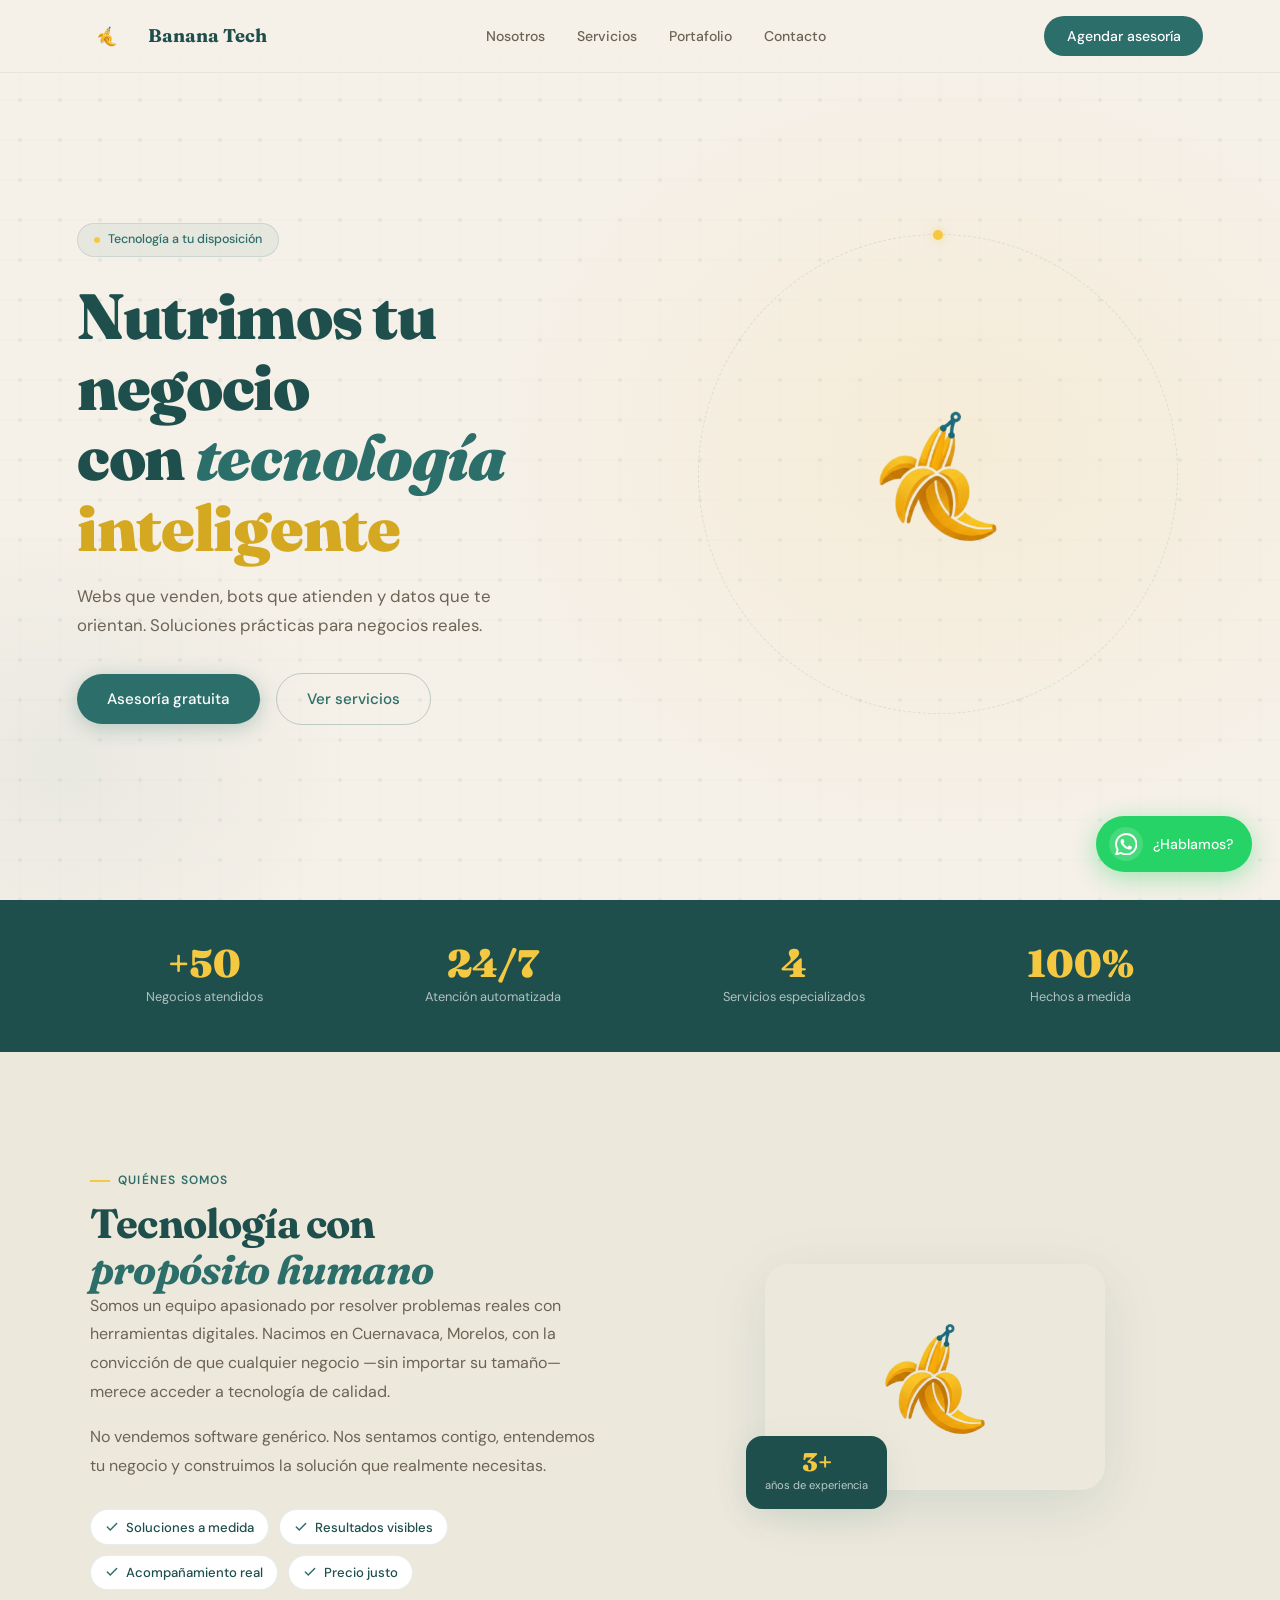
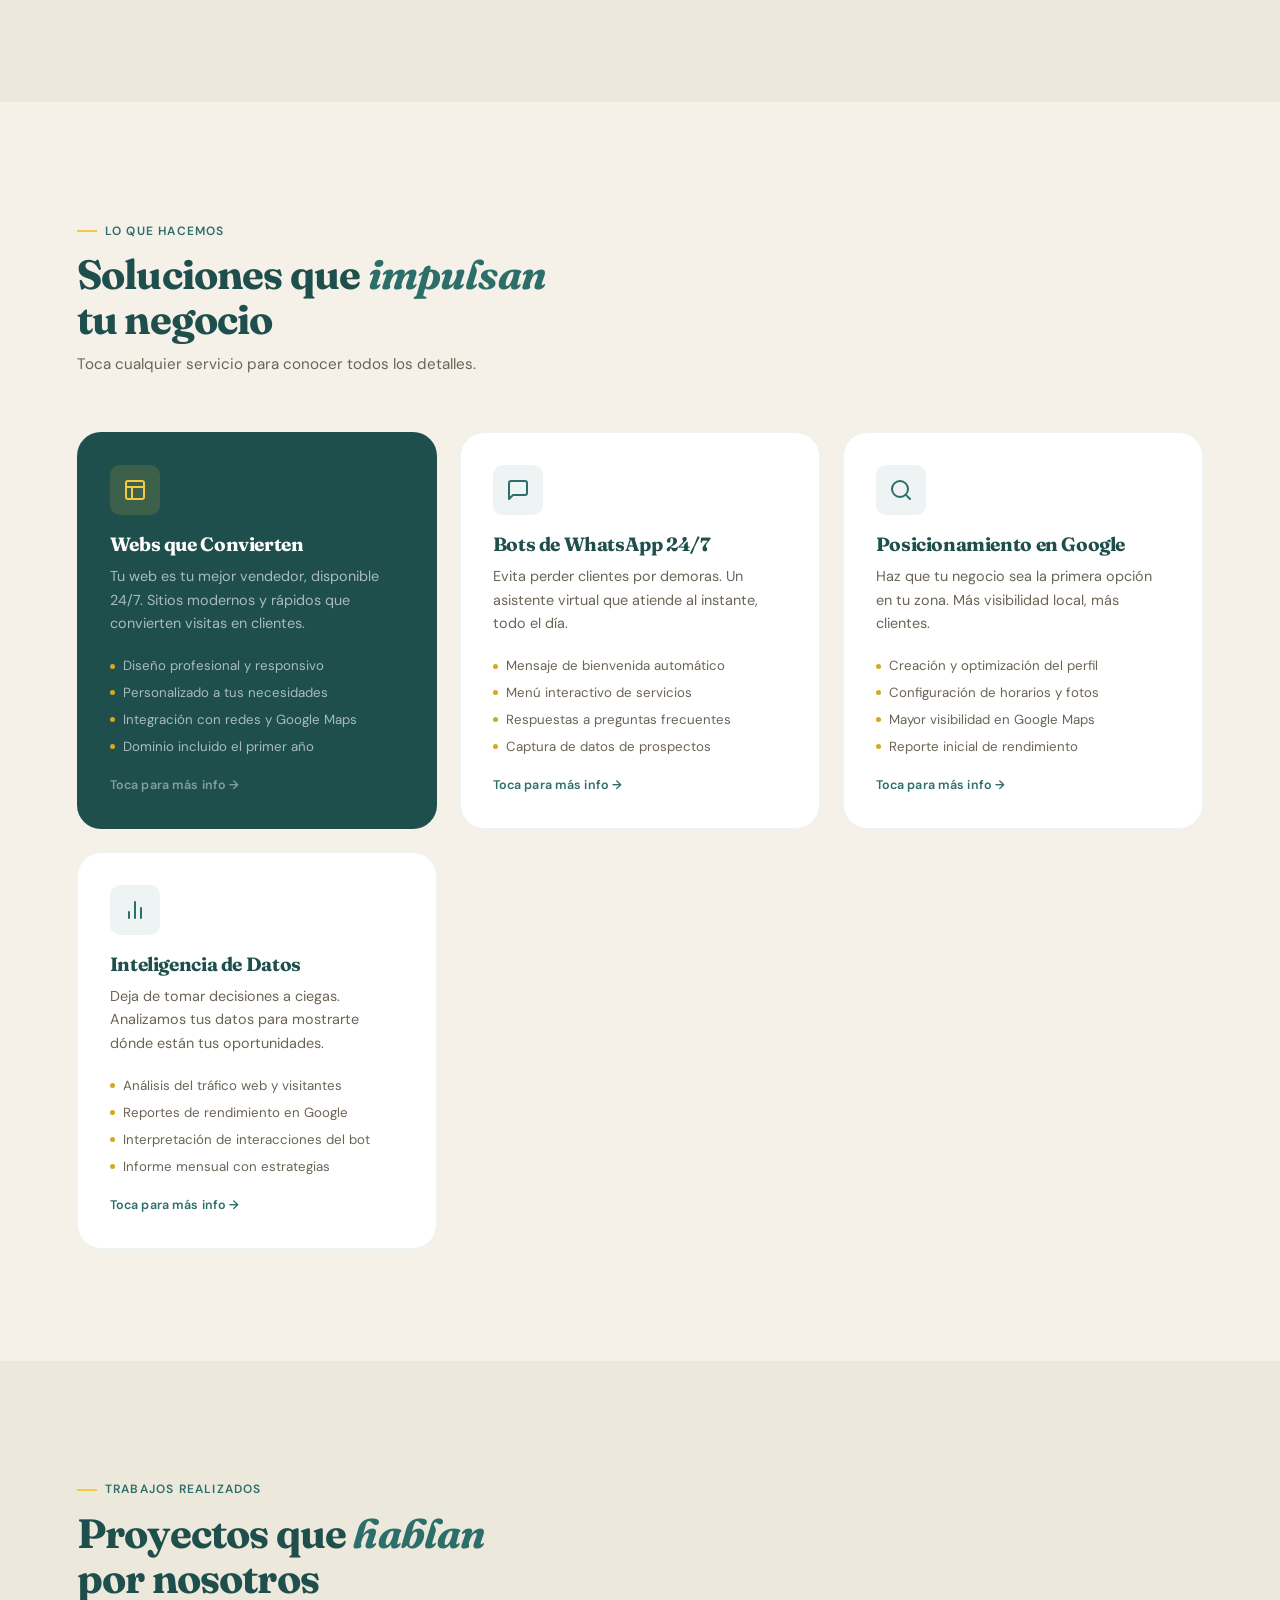
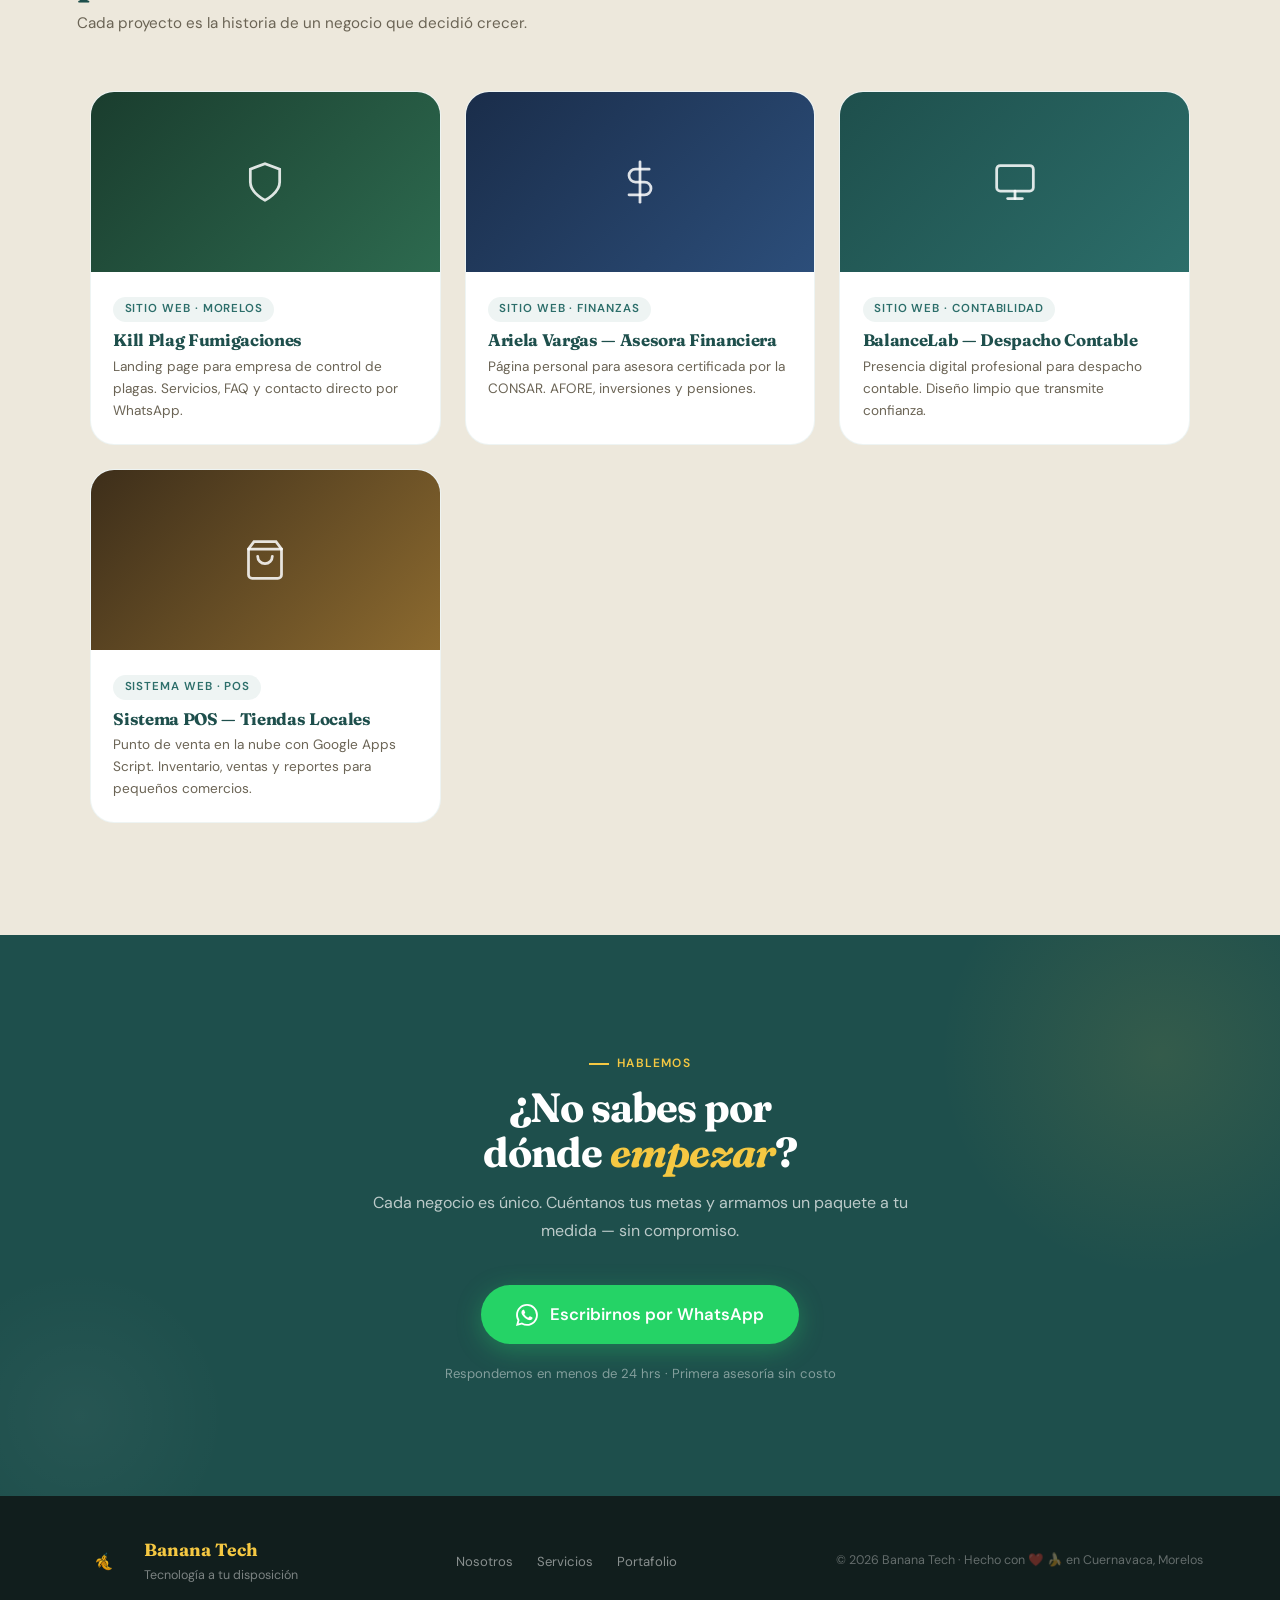
<file: index.html>
<!DOCTYPE html>
<html lang="es">

<head>
  <meta charset="UTF-8">
  <meta name="viewport" content="width=device-width, initial-scale=1.0">
  
  <title>Banana Tech | Páginas Web con SEO en Cuernavaca, Morelos</title>
  
  <meta name="description" 
      content="Banana Tech en Cuernavaca, Morelos. Creamos páginas web profesionales con SEO, sistemas de gestión, bots de WhatsApp 24/7 y posicionamiento local en Google. Soluciones digitales para pymes. Asesoría gratis.">
  
  <meta name="keywords" 
        content="desarrollador web Cuernavaca, páginas web Cuernavaca, sistemas de gestión Morelos, SEO Cuernavaca, bots WhatsApp Morelos, posicionamiento Google Morelos, Banana Tech">
  
  <meta name="robots" content="index, follow">
  
  <!-- Open Graph / Social (para que se vea bien en WhatsApp, Facebook, LinkedIn) -->
  <meta property="og:title" content="Banana Tech – Tecnología a tu Disposición en Cuernavaca">
  <meta property="og:description" 
        content="Páginas web con SEO, sistemas de gestión y bots de WhatsApp. Desarrollador web local en Cuernavaca, Morelos.">
  <meta property="og:url" content="https://bananatech97.github.io/Banana_Tech/">
  <meta property="og:type" content="website">
  <meta property="og:image" content="https://bananatech97.github.io/Banana_Tech/imagenes/og-image.jpg"> <!-- Cambia por una imagen real tuya si tienes -->
  
  <!-- Twitter Card (opcional pero recomendado) -->
  <meta name="twitter:card" content="summary_large_image">
  <meta name="twitter:title" content="Banana Tech | Desarrollador Web Cuernavaca">
  <meta name="twitter:description" content="Webs profesionales, sistemas de gestión y SEO local en Morelos.">

  <link rel="preconnect" href="https://fonts.googleapis.com">
  <link rel="preconnect" href="https://fonts.gstatic.com" crossorigin>
  <link href="https://fonts.googleapis.com/css2?family=Fraunces:ital,opsz,wght@0,9..144,400;0,9..144,700;0,9..144,900;1,9..144,400;1,9..144,700&family=DM+Sans:wght@300;400;500;600&display=swap" rel="stylesheet">
  
  <link rel="stylesheet" href="styles.css">
</head>

<body>

  <!-- ── NAVBAR ── -->
  <nav id="navbar">
    <a href="#" class="nav-logo">
      <img src="Banana_Tech_Logo_Oficial-removebg-preview.png" alt="Banana Tech">
      <span class="nav-logo-text">Banana Tech</span>
    </a>
    <ul class="nav-links">
      <li><a href="#sobre-nosotros">Nosotros</a></li>
      <li><a href="#servicios">Servicios</a></li>
      <li><a href="#portafolio">Portafolio</a></li>
      <li><a href="#contacto-final">Contacto</a></li>
    </ul>
    <a href="#contacto-final" class="nav-cta">Agendar asesoría</a>
  </nav>

  <!-- ── HERO ── -->
  <section class="hero" id="mainSection">
    <div class="hero-bg"></div>
    <div class="hero-content">
      <div class="hero-badge">
        <span class="badge-dot"></span>
        Tecnología a tu disposición
      </div>
      <h1>
        Nutrimos tu negocio<br>
        con <em>tecnología</em><br>
        <span class="accent">inteligente</span>
      </h1>
      <p class="hero-sub">
        Webs que venden, bots que atienden y datos que te orientan.
        Soluciones prácticas para negocios reales.
      </p>
      <div class="hero-actions">
        <a href="#contacto-final" class="btn btn-primary">Asesoría gratuita</a>
        <a href="#servicios" class="btn btn-ghost">Ver servicios</a>
      </div>
    </div>
    <div class="hero-visual">
      <div class="hero-ring"></div>
      <div class="hero-logo-wrap">
        <img src="Banana_Tech_Logo_Oficial-removebg-preview.png" alt="Banana Tech">
      </div>
    </div>
  </section>

  <!-- ── STATS STRIP ── -->
  <div class="stats-strip">
    <div class="stat-item">
      <div class="stat-number">+50</div>
      <div class="stat-label">Negocios atendidos</div>
    </div>
    <div class="stat-item">
      <div class="stat-number">24/7</div>
      <div class="stat-label">Atención automatizada</div>
    </div>
    <div class="stat-item">
      <div class="stat-number">4</div>
      <div class="stat-label">Servicios especializados</div>
    </div>
    <div class="stat-item">
      <div class="stat-number">100%</div>
      <div class="stat-label">Hechos a medida</div>
    </div>
  </div>

  <!-- ── SOBRE NOSOTROS ── -->
  <section class="about-section" id="sobre-nosotros">
    <div class="about-inner">
      <div class="about-text reveal">
        <div class="section-tag">Quiénes somos</div>
        <h2 class="section-title">Tecnología con<br><em>propósito humano</em></h2>
        <p class="about-body">
          Somos un equipo apasionado por resolver problemas reales con herramientas digitales.
          Nacimos en Cuernavaca, Morelos, con la convicción de que cualquier negocio —sin importar su tamaño— merece
          acceder a tecnología de calidad.
        </p>
        <p class="about-body">
          No vendemos software genérico. Nos sentamos contigo, entendemos tu negocio y construimos
          la solución que realmente necesitas.
        </p>
        <div class="about-values">
          <div class="value-pill">
            <svg width="14" height="14" viewBox="0 0 24 24" fill="none" stroke="currentColor" stroke-width="2.5"
              stroke-linecap="round">
              <polyline points="20 6 9 17 4 12" />
            </svg>
            Soluciones a medida
          </div>
          <div class="value-pill">
            <svg width="14" height="14" viewBox="0 0 24 24" fill="none" stroke="currentColor" stroke-width="2.5"
              stroke-linecap="round">
              <polyline points="20 6 9 17 4 12" />
            </svg>
            Resultados visibles
          </div>
          <div class="value-pill">
            <svg width="14" height="14" viewBox="0 0 24 24" fill="none" stroke="currentColor" stroke-width="2.5"
              stroke-linecap="round">
              <polyline points="20 6 9 17 4 12" />
            </svg>
            Acompañamiento real
          </div>
          <div class="value-pill">
            <svg width="14" height="14" viewBox="0 0 24 24" fill="none" stroke="currentColor" stroke-width="2.5"
              stroke-linecap="round">
              <polyline points="20 6 9 17 4 12" />
            </svg>
            Precio justo
          </div>
        </div>
      </div>
      <div class="about-visual reveal">
        <div class="about-img-wrap">
          <img src="Banana_Tech_Logo_Oficial-removebg-preview.png" alt="Banana Tech">
          <div class="about-badge-float">
            <span class="about-badge-num">3+</span>
            <span class="about-badge-label">años de experiencia</span>
          </div>
        </div>
      </div>
    </div>
  </section>

  <!-- ── SERVICIOS ── -->
  <section class="services" id="servicios">
    <div class="section-header reveal">
      <div class="section-tag">Lo que hacemos</div>
      <h2 class="section-title">Soluciones que <em>impulsan</em><br>tu negocio</h2>
      <p class="section-sub">Toca cualquier servicio para conocer todos los detalles.</p>
    </div>

    <div class="services-grid">

      <div class="service-card featured reveal" data-service="web">
        <div class="service-icon">
          <svg width="24" height="24" viewBox="0 0 24 24" fill="none" stroke="currentColor" stroke-width="2"
            stroke-linecap="round" stroke-linejoin="round">
            <rect x="3" y="3" width="18" height="18" rx="2" />
            <path d="M3 9h18M9 21V9" />
          </svg>
        </div>
        <h3>Webs que Convierten</h3>
        <p>Tu web es tu mejor vendedor, disponible 24/7. Sitios modernos y rápidos que convierten visitas en clientes.
        </p>
        <ul class="service-features">
          <li>Diseño profesional y responsivo</li>
          <li>Personalizado a tus necesidades</li>
          <li>Integración con redes y Google Maps</li>
          <li>Dominio incluido el primer año</li>
        </ul>
        <span class="card-cta-hint">Toca para más info →</span>
      </div>

      <div class="service-card reveal" data-service="bot">
        <div class="service-icon">
          <svg width="24" height="24" viewBox="0 0 24 24" fill="none" stroke="currentColor" stroke-width="2"
            stroke-linecap="round" stroke-linejoin="round">
            <path d="M21 15a2 2 0 0 1-2 2H7l-4 4V5a2 2 0 0 1 2-2h14a2 2 0 0 1 2 2z" />
          </svg>
        </div>
        <h3>Bots de WhatsApp 24/7</h3>
        <p>Evita perder clientes por demoras. Un asistente virtual que atiende al instante, todo el día.</p>
        <ul class="service-features">
          <li>Mensaje de bienvenida automático</li>
          <li>Menú interactivo de servicios</li>
          <li>Respuestas a preguntas frecuentes</li>
          <li>Captura de datos de prospectos</li>
        </ul>
        <span class="card-cta-hint">Toca para más info →</span>
      </div>

      <div class="service-card reveal" data-service="google">
        <div class="service-icon">
          <svg width="24" height="24" viewBox="0 0 24 24" fill="none" stroke="currentColor" stroke-width="2"
            stroke-linecap="round" stroke-linejoin="round">
            <circle cx="11" cy="11" r="8" />
            <line x1="21" y1="21" x2="16.65" y2="16.65" />
          </svg>
        </div>
        <h3>Posicionamiento en Google</h3>
        <p>Haz que tu negocio sea la primera opción en tu zona. Más visibilidad local, más clientes.</p>
        <ul class="service-features">
          <li>Creación y optimización del perfil</li>
          <li>Configuración de horarios y fotos</li>
          <li>Mayor visibilidad en Google Maps</li>
          <li>Reporte inicial de rendimiento</li>
        </ul>
        <span class="card-cta-hint">Toca para más info →</span>
      </div>

      <div class="service-card reveal" data-service="datos">
        <div class="service-icon">
          <svg width="24" height="24" viewBox="0 0 24 24" fill="none" stroke="currentColor" stroke-width="2"
            stroke-linecap="round" stroke-linejoin="round">
            <line x1="18" y1="20" x2="18" y2="10" />
            <line x1="12" y1="20" x2="12" y2="4" />
            <line x1="6" y1="20" x2="6" y2="14" />
          </svg>
        </div>
        <h3>Inteligencia de Datos</h3>
        <p>Deja de tomar decisiones a ciegas. Analizamos tus datos para mostrarte dónde están tus oportunidades.</p>
        <ul class="service-features">
          <li>Análisis del tráfico web y visitantes</li>
          <li>Reportes de rendimiento en Google</li>
          <li>Interpretación de interacciones del bot</li>
          <li>Informe mensual con estrategias</li>
        </ul>
        <span class="card-cta-hint">Toca para más info →</span>
      </div>

    </div>
  </section>

  <!-- ── MODAL ── -->
  <div class="modal-overlay" id="serviceModal" aria-hidden="true">
    <div class="modal-box" role="dialog" aria-modal="true">
      <button class="modal-close" id="modalClose" aria-label="Cerrar">&times;</button>
      <div class="modal-icon" id="modalIcon"></div>
      <h3 class="modal-title" id="modalTitle"></h3>
      <p class="modal-intro" id="modalIntro"></p>
      <ul class="modal-features" id="modalFeatures"></ul>
      <div class="modal-note" id="modalNote"></div>
      <a href="#contacto-final" class="btn btn-primary modal-cta" id="modalCTA">Quiero este servicio</a>
    </div>
  </div>

  <!-- ── PORTAFOLIO ── -->
  <section class="portfolio-section" id="portafolio">
    <div class="section-header reveal">
      <div class="section-tag">Trabajos realizados</div>
      <h2 class="section-title">Proyectos que <em>hablan</em><br>por nosotros</h2>
      <p class="section-sub">Cada proyecto es la historia de un negocio que decidió crecer.</p>
    </div>

    <div class="portfolio-grid">

      <a class="portfolio-card reveal" href="https://bananatech97.github.io/kill-plag-web/" target="_blank"
        rel="noopener">
        <div class="portfolio-img-wrap">
          <div class="portfolio-placeholder" style="background: linear-gradient(135deg,#1a3d2e,#2d6a4f);">
            <svg width="44" height="44" viewBox="0 0 24 24" fill="none" stroke="rgba(255,255,255,0.85)"
              stroke-width="1.5" stroke-linecap="round">
              <path d="M12 22s8-4 8-10V5l-8-3-8 3v7c0 6 8 10 8 10z" />
            </svg>
          </div>
          <div class="portfolio-overlay"><span>Ver proyecto →</span></div>
        </div>
        <div class="portfolio-info">
          <span class="portfolio-tag">Sitio web · Morelos</span>
          <h4>Kill Plag Fumigaciones</h4>
          <p>Landing page para empresa de control de plagas. Servicios, FAQ y contacto directo por WhatsApp.</p>
        </div>
      </a>

      <a class="portfolio-card reveal" href="https://doble-alfa.github.io/Ariela_Asesora_Financiera/" target="_blank"
        rel="noopener">
        <div class="portfolio-img-wrap">
          <div class="portfolio-placeholder" style="background: linear-gradient(135deg,#1a2d4a,#2c4e7a);">
            <svg width="44" height="44" viewBox="0 0 24 24" fill="none" stroke="rgba(255,255,255,0.85)"
              stroke-width="1.5" stroke-linecap="round">
              <line x1="12" y1="1" x2="12" y2="23" />
              <path d="M17 5H9.5a3.5 3.5 0 0 0 0 7h5a3.5 3.5 0 0 1 0 7H6" />
            </svg>
          </div>
          <div class="portfolio-overlay"><span>Ver proyecto →</span></div>
        </div>
        <div class="portfolio-info">
          <span class="portfolio-tag">Sitio web · Finanzas</span>
          <h4>Ariela Vargas — Asesora Financiera</h4>
          <p>Página personal para asesora certificada por la CONSAR. AFORE, inversiones y pensiones.</p>
        </div>
      </a>

      <a class="portfolio-card reveal" href="https://doble-alfa.github.io/BALANCELAB/" target="_blank" rel="noopener">
        <div class="portfolio-img-wrap">
          <div class="portfolio-placeholder" style="background: linear-gradient(135deg,#1E4F4C,#2C6E6A);">
            <svg width="44" height="44" viewBox="0 0 24 24" fill="none" stroke="rgba(255,255,255,0.85)"
              stroke-width="1.5" stroke-linecap="round">
              <rect x="2" y="3" width="20" height="14" rx="2" />
              <line x1="8" y1="21" x2="16" y2="21" />
              <line x1="12" y1="17" x2="12" y2="21" />
            </svg>
          </div>
          <div class="portfolio-overlay"><span>Ver proyecto →</span></div>
        </div>
        <div class="portfolio-info">
          <span class="portfolio-tag">Sitio web · Contabilidad</span>
          <h4>BalanceLab — Despacho Contable</h4>
          <p>Presencia digital profesional para despacho contable. Diseño limpio que transmite confianza.</p>
        </div>
      </a>

      <a class="portfolio-card reveal"
        href="https://script.google.com/macros/s/AKfycbxwAqQmJqZljWvjWjtIQHOwPEP-PQR8LBfN8PXrMKBE93If-O9y7JRLVFOkNwC3axQKbA/exec"
        target="_blank" rel="noopener">
        <div class="portfolio-img-wrap">
          <div class="portfolio-placeholder" style="background: linear-gradient(135deg,#3d2e1a,#8c6a2f);">
            <svg width="44" height="44" viewBox="0 0 24 24" fill="none" stroke="rgba(255,255,255,0.85)"
              stroke-width="1.5" stroke-linecap="round">
              <path d="M6 2L3 6v14a2 2 0 0 0 2 2h14a2 2 0 0 0 2-2V6l-3-4z" />
              <line x1="3" y1="6" x2="21" y2="6" />
              <path d="M16 10a4 4 0 0 1-8 0" />
            </svg>
          </div>
          <div class="portfolio-overlay"><span>Ver proyecto →</span></div>
        </div>
        <div class="portfolio-info">
          <span class="portfolio-tag">Sistema web · POS</span>
          <h4>Sistema POS — Tiendas Locales</h4>
          <p>Punto de venta en la nube con Google Apps Script. Inventario, ventas y reportes para pequeños comercios.
          </p>
        </div>
      </a>

    </div>
  </section>

  <!-- ── CONTACTO ── -->
  <section class="contact-section" id="contacto-final">
    <div class="contact-inner reveal">
      <div class="section-tag" style="justify-content:center">Hablemos</div>
      <h2 class="section-title">¿No sabes por<br>dónde <em>empezar</em>?</h2>
      <p class="contact-sub">
        Cada negocio es único. Cuéntanos tus metas y armamos
        un paquete a tu medida — sin compromiso.
      </p>
      <a class="btn-wa-cta"
        href="https://wa.me/5217779440777?text=Hola%2C%20me%20interesa%20una%20asesor%C3%ADa%20con%20Banana%20Tech%20%F0%9F%8D%8C"
        target="_blank" rel="noopener">
        <svg viewBox="0 0 16 16" height="22" fill="currentColor">
          <path
            d="M13.601 2.326A7.854 7.854 0 0 0 7.994 0C3.627 0 .068 3.558.064 7.926c0 1.399.366 2.76 1.057 3.965L0 16l4.204-1.102a7.933 7.933 0 0 0 3.79.965h.004c4.368 0 7.926-3.558 7.93-7.93A7.898 7.898 0 0 0 13.6 2.326zM7.994 14.521a6.573 6.573 0 0 1-3.356-.92l-.24-.144-2.494.654.666-2.433-.156-.251a6.56 6.56 0 0 1-1.007-3.505c0-3.626 2.957-6.584 6.591-6.584a6.56 6.56 0 0 1 4.66 1.931 6.557 6.557 0 0 1 1.928 4.66c-.004 3.639-2.961 6.592-6.592 6.592zm3.615-4.934c-.197-.099-1.17-.578-1.353-.646-.182-.065-.315-.099-.445.099-.133.197-.513.646-.627.775-.114.133-.232.148-.43.05-.197-.1-.836-.308-1.592-.985-.59-.525-.985-1.175-1.103-1.372-.114-.198-.011-.304.088-.403.087-.088.197-.232.296-.346.1-.114.133-.198.198-.33.065-.134.034-.248-.015-.347-.05-.099-.445-1.076-.612-1.47-.16-.389-.323-.335-.445-.34-.114-.007-.247-.007-.38-.007a.729.729 0 0 0-.529.247c-.182.198-.691.677-.691 1.654 0 .977.71 1.916.81 2.049.098.133 1.394 2.132 3.383 2.992.47.205.84.326 1.129.418.475.152.904.129 1.246.08.38-.058 1.171-.48 1.338-.943.164-.464.164-.86.114-.943-.049-.084-.182-.133-.38-.232z" />
        </svg>
        Escribirnos por WhatsApp
      </a>
      <p class="contact-hint">Respondemos en menos de 24 hrs · Primera asesoría sin costo</p>
    </div>
  </section>

  <!-- ── FOOTER ── -->
  <footer>
    <div class="footer-brand">
      <img src="Banana_Tech_Logo_Oficial-removebg-preview.png" alt="Banana Tech" class="footer-logo-img">
      <div>
        <div class="footer-logo-text">Banana Tech</div>
        <div class="footer-tagline">Tecnología a tu disposición</div>
      </div>
    </div>
    <div class="footer-links">
      <a href="#sobre-nosotros">Nosotros</a>
      <a href="#servicios">Servicios</a>
      <a href="#portafolio">Portafolio</a>
    </div>
    <div class="footer-copy">© 2026 Banana Tech · Hecho con ❤️ 🍌 en Cuernavaca, Morelos</div>
  </footer>

  <!-- ── WhatsApp flotante ── -->
  <a class="wa-btn"
    href="https://wa.me/5217779440777?text=Hola%2C%20me%20interesa%20una%20asesor%C3%ADa%20con%20Banana%20Tech%20%F0%9F%8D%8C"
    target="_blank" rel="noopener" aria-label="Contactar por WhatsApp">
    <div class="wa-icon">
      <svg viewBox="0 0 16 16" height="1.6em" fill="white">
        <path
          d="M13.601 2.326A7.854 7.854 0 0 0 7.994 0C3.627 0 .068 3.558.064 7.926c0 1.399.366 2.76 1.057 3.965L0 16l4.204-1.102a7.933 7.933 0 0 0 3.79.965h.004c4.368 0 7.926-3.558 7.93-7.93A7.898 7.898 0 0 0 13.6 2.326zM7.994 14.521a6.573 6.573 0 0 1-3.356-.92l-.24-.144-2.494.654.666-2.433-.156-.251a6.56 6.56 0 0 1-1.007-3.505c0-3.626 2.957-6.584 6.591-6.584a6.56 6.56 0 0 1 4.66 1.931 6.557 6.557 0 0 1 1.928 4.66c-.004 3.639-2.961 6.592-6.592 6.592zm3.615-4.934c-.197-.099-1.17-.578-1.353-.646-.182-.065-.315-.099-.445.099-.133.197-.513.646-.627.775-.114.133-.232.148-.43.05-.197-.1-.836-.308-1.592-.985-.59-.525-.985-1.175-1.103-1.372-.114-.198-.011-.304.088-.403.087-.088.197-.232.296-.346.1-.114.133-.198.198-.33.065-.134.034-.248-.015-.347-.05-.099-.445-1.076-.612-1.47-.16-.389-.323-.335-.445-.34-.114-.007-.247-.007-.38-.007a.729.729 0 0 0-.529.247c-.182.198-.691.677-.691 1.654 0 .977.71 1.916.81 2.049.098.133 1.394 2.132 3.383 2.992.47.205.84.326 1.129.418.475.152.904.129 1.246.08.38-.058 1.171-.48 1.338-.943.164-.464.164-.86.114-.943-.049-.084-.182-.133-.38-.232z" />
      </svg>
    </div>
    <span class="wa-label">¿Hablamos?</span>
  </a>

  <script src="script.js"></script>
</body>

</html>
</file>
<file: styles.css>
/* ─────────────────────────────────────────────
   BANANA TECH — styles.css v2
   Paleta: crema / teal / banana amarillo
   Tipografía: Fraunces (display) + DM Sans (body)
───────────────────────────────────────────── */

:root {
  --cream:        #F5F0E8;
  --cream-dark:   #EDE8DC;
  --cream-border: #E2DAC8;
  --teal:         #2C6E6A;
  --teal-light:   #3A8C87;
  --teal-dark:    #1E4F4C;
  --banana:       #F5C842;
  --banana-dark:  #D4A820;
  --text:         #2A2A2A;
  --text-muted:   #6B6455;
  --white:        #FFFFFF;

  --font-display: 'Fraunces', serif;
  --font-body:    'DM Sans', sans-serif;

  --radius-sm: 10px;
  --radius-md: 16px;
  --radius-lg: 24px;
  --radius-xl: 32px;

  --shadow-sm: 0 2px 12px rgba(44,110,106,0.07);
  --shadow-md: 0 8px 32px rgba(44,110,106,0.10);
  --shadow-lg: 0 16px 56px rgba(44,110,106,0.14);
}

*, *::before, *::after { box-sizing: border-box; margin: 0; padding: 0; }
html { scroll-behavior: smooth; font-size: 16px; }

body {
  font-family: var(--font-body);
  background: var(--cream);
  color: var(--text);
  line-height: 1.6;
  overflow-x: hidden;
}

img  { display: block; max-width: 100%; }
a    { text-decoration: none; color: inherit; }
h1, h2, h3, h4 { font-family: var(--font-display); line-height: 1.1; letter-spacing: -0.02em; }

/* ─── SHARED SECTION ELEMENTS ─── */
.section-tag {
  display: inline-flex; align-items: center; gap: 0.5rem;
  font-size: 0.75rem; font-weight: 600; letter-spacing: 0.1em;
  text-transform: uppercase; color: var(--teal);
  margin-bottom: 0.7rem; font-family: var(--font-body);
}
.section-tag::before {
  content: ''; width: 20px; height: 2px;
  background: var(--banana); display: inline-block; flex-shrink: 0;
}
.section-title {
  font-size: clamp(1.9rem, 3.2vw, 2.8rem);
  font-weight: 700; color: var(--teal-dark);
}
.section-title em { font-style: italic; color: var(--teal); }
.section-sub {
  font-size: 0.95rem; color: var(--text-muted);
  margin-top: 0.6rem; max-width: 500px;
}
.section-header { margin-bottom: 3.5rem; }

/* ─── BUTTONS ─── */
.btn {
  display: inline-block;
  border-radius: 50px; padding: 0.8rem 1.9rem;
  font-size: 0.95rem; font-weight: 500;
  font-family: var(--font-body);
  transition: all 0.25s ease;
  cursor: pointer; border: none;
}
.btn-primary {
  background: var(--teal); color: var(--white);
  box-shadow: 0 4px 20px rgba(44,110,106,0.28);
}
.btn-primary:hover {
  background: var(--teal-dark);
  transform: translateY(-2px);
  box-shadow: 0 8px 28px rgba(44,110,106,0.38);
}
.btn-ghost {
  background: transparent; color: var(--teal);
  border: 1.5px solid rgba(44,110,106,0.28);
}
.btn-ghost:hover {
  border-color: var(--teal);
  background: rgba(44,110,106,0.05);
  transform: translateY(-2px);
}

/* ─── NAVBAR ─── */
#navbar {
  position: fixed; top: 0; left: 0; right: 0; z-index: 100;
  display: flex; align-items: center; justify-content: space-between;
  padding: 1rem 6%;
  background: rgba(245,240,232,0.92);
  backdrop-filter: blur(14px);
  -webkit-backdrop-filter: blur(14px);
  border-bottom: 1px solid rgba(44,110,106,0.08);
  transition: box-shadow 0.3s ease;
}
#navbar.scrolled { box-shadow: 0 4px 24px rgba(44,110,106,0.08); }

.nav-logo { display: flex; align-items: center; gap: 0.7rem; }
.nav-logo img { height: 40px; width: auto; }
.nav-logo-text {
  font-family: var(--font-display);
  font-weight: 700; font-size: 1.15rem; color: var(--teal-dark);
}
.nav-links { display: flex; gap: 2rem; list-style: none; }
.nav-links a {
  font-size: 0.88rem; font-weight: 500; color: var(--text-muted);
  transition: color 0.2s;
}
.nav-links a:hover { color: var(--teal); }
.nav-cta {
  background: var(--teal); color: var(--white);
  border-radius: 50px; padding: 0.55rem 1.4rem;
  font-size: 0.88rem; font-weight: 500;
  transition: background 0.25s, transform 0.2s;
}
.nav-cta:hover { background: var(--teal-dark); transform: translateY(-1px); }

/* ─── HERO ─── */
.hero {
  min-height: 100vh;
  display: flex; align-items: center;
  gap: 4rem; padding: 8rem 6% 5rem;
  position: relative; overflow: hidden;
}
.hero-bg {
  position: absolute; inset: 0; z-index: 0;
  background:
    radial-gradient(ellipse 60% 70% at 75% 50%, rgba(245,200,66,0.10) 0%, transparent 60%),
    radial-gradient(ellipse 45% 55% at 5%  85%, rgba(44,110,106,0.06) 0%, transparent 50%);
}
.hero-bg::after {
  content: ''; position: absolute; inset: 0;
  background-image: url("data:image/svg+xml,%3Csvg xmlns='http://www.w3.org/2000/svg' width='80' height='80'%3E%3Cpath d='M20 0v20h20M60 0v20h-20M0 20h20M80 20h-20M20 80v-20h20M60 80v-20h-20M0 60h20M80 60h-20' stroke='%232C6E6A' stroke-width='0.5' fill='none' stroke-opacity='0.05'/%3E%3Ccircle cx='20' cy='20' r='2' fill='%232C6E6A' fill-opacity='0.07'/%3E%3Ccircle cx='60' cy='20' r='2' fill='%232C6E6A' fill-opacity='0.07'/%3E%3Ccircle cx='20' cy='60' r='2' fill='%232C6E6A' fill-opacity='0.07'/%3E%3Ccircle cx='60' cy='60' r='2' fill='%232C6E6A' fill-opacity='0.07'/%3E%3C/svg%3E");
}
.hero-content { position: relative; z-index: 1; flex: 1; max-width: 560px; }
.hero-badge {
  display: inline-flex; align-items: center; gap: 0.5rem;
  background: rgba(44,110,106,0.07);
  border: 1px solid rgba(44,110,106,0.14);
  border-radius: 50px; padding: 0.38rem 1rem;
  font-size: 0.78rem; font-weight: 500; color: var(--teal);
  margin-bottom: 1.5rem;
  animation: fadeUp 0.6s ease both;
}
.badge-dot {
  display: inline-block; width: 6px; height: 6px;
  background: var(--banana); border-radius: 50%;
}
.hero h1 {
  font-size: clamp(2.6rem, 5vw, 4.2rem);
  font-weight: 900; color: var(--teal-dark);
  margin-bottom: 1.2rem;
  animation: fadeUp 0.6s 0.1s ease both;
}
.hero h1 em     { font-style: italic; color: var(--teal); }
.hero h1 .accent { color: var(--banana-dark); }
.hero-sub {
  font-size: 1.05rem; color: var(--text-muted);
  line-height: 1.75; max-width: 440px; margin-bottom: 2rem;
  animation: fadeUp 0.6s 0.2s ease both;
}
.hero-actions {
  display: flex; gap: 1rem; align-items: center; flex-wrap: wrap;
  animation: fadeUp 0.6s 0.3s ease both;
}
.hero-visual {
  position: relative; z-index: 1;
  flex: 1; display: flex; align-items: center; justify-content: center;
  animation: fadeIn 0.9s 0.2s ease both;
}
.hero-logo-wrap {
  width: min(400px, 42vw);
  animation: float 4.5s ease-in-out infinite;
}
.hero-logo-wrap img { width: 100%; }
.hero-ring {
  position: absolute;
  width: min(480px, 50vw); height: min(480px, 50vw);
  border-radius: 50%;
  border: 1.5px dashed rgba(44,110,106,0.13);
  animation: spin 28s linear infinite;
}
.hero-ring::after {
  content: ''; position: absolute;
  width: 10px; height: 10px;
  background: var(--banana); border-radius: 50%;
  top: -5px; left: 50%; transform: translateX(-50%);
  box-shadow: 0 0 10px rgba(245,200,66,0.5);
}

/* ─── STATS ─── */
.stats-strip {
  background: var(--teal-dark);
  padding: 2.5rem 6%;
  display: flex; justify-content: space-around;
  flex-wrap: wrap; gap: 1.5rem;
}
.stat-item { text-align: center; padding: 0.25rem 1.5rem; }
.stat-number {
  font-family: var(--font-display);
  font-size: 2.4rem; font-weight: 900;
  color: var(--banana); line-height: 1;
}
.stat-label { font-size: 0.8rem; color: rgba(255,255,255,0.65); margin-top: 0.3rem; }

/* ─── SOBRE NOSOTROS ─── */
.about-section {
  padding: 7rem 6%;
  background: var(--cream-dark);
}
.about-inner {
  max-width: 1100px; margin: 0 auto;
  display: flex; gap: 5rem; align-items: center;
}
.about-text { flex: 1; }
.about-body {
  font-size: 1rem; color: var(--text-muted);
  line-height: 1.8; margin-bottom: 1rem;
}
.about-values {
  display: flex; flex-wrap: wrap; gap: 0.6rem;
  margin-top: 1.8rem;
}
.value-pill {
  display: inline-flex; align-items: center; gap: 0.4rem;
  background: var(--white);
  border: 1px solid rgba(44,110,106,0.12);
  border-radius: 50px; padding: 0.4rem 0.9rem;
  font-size: 0.82rem; font-weight: 500; color: var(--teal-dark);
}
.value-pill svg { stroke: var(--teal); flex-shrink: 0; }

.about-visual { flex: 1; display: flex; justify-content: center; }
.about-img-wrap {
  position: relative;
  width: min(340px, 90%);
}
.about-img-wrap img {
  width: 100%; border-radius: var(--radius-lg);
  box-shadow: var(--shadow-lg);
}
.about-badge-float {
  position: absolute;
  bottom: -1.2rem; left: -1.2rem;
  background: var(--teal-dark); color: white;
  border-radius: var(--radius-md);
  padding: 0.9rem 1.2rem;
  box-shadow: var(--shadow-md);
  display: flex; flex-direction: column; align-items: center;
  gap: 0.1rem;
}
.about-badge-num {
  font-family: var(--font-display);
  font-size: 1.6rem; font-weight: 900; color: var(--banana);
  line-height: 1;
}
.about-badge-label {
  font-size: 0.7rem; color: rgba(255,255,255,0.7);
  white-space: nowrap;
}

/* ─── SERVICES ─── */
.services {
  padding: 7rem 6%;
  background: var(--cream);
}
.services-grid {
  display: grid;
  grid-template-columns: repeat(auto-fit, minmax(270px, 1fr));
  gap: 1.4rem;
}
.service-card {
  background: var(--white);
  border-radius: var(--radius-lg);
  padding: 2rem;
  border: 1px solid rgba(44,110,106,0.08);
  position: relative; overflow: hidden;
  transition: transform 0.3s ease, box-shadow 0.3s ease, border-color 0.3s ease;
  cursor: pointer;
  user-select: none;
}
.service-card::after {
  content: ''; position: absolute;
  bottom: 0; left: 0; right: 0; height: 3px;
  background: var(--banana);
  transform: scaleX(0); transform-origin: left;
  transition: transform 0.35s ease;
}
.service-card:hover {
  transform: translateY(-6px);
  box-shadow: var(--shadow-lg);
  border-color: transparent;
}
.service-card:hover::after { transform: scaleX(1); }

.service-card.featured {
  background: var(--teal-dark); border-color: transparent;
}
.service-card.featured h3    { color: var(--white); }
.service-card.featured p     { color: rgba(255,255,255,0.62); }
.service-card.featured .service-features li { color: rgba(255,255,255,0.62); }
.service-card.featured .service-icon { background: rgba(245,200,66,0.14); }
.service-card.featured .service-icon svg { stroke: var(--banana); }
.service-card.featured:hover { background: var(--teal); }
.service-card.featured .card-cta-hint { color: rgba(255,255,255,0.45); }

.service-icon {
  width: 50px; height: 50px;
  background: rgba(44,110,106,0.08);
  border-radius: var(--radius-sm);
  display: flex; align-items: center; justify-content: center;
  margin-bottom: 1.2rem;
  transition: background 0.3s;
}
.service-icon svg { stroke: var(--teal); }
.service-card:not(.featured):hover .service-icon { background: var(--teal); }
.service-card:not(.featured):hover .service-icon svg { stroke: var(--white); }

.service-card h3 {
  font-family: var(--font-display);
  font-size: 1.2rem; font-weight: 700;
  color: var(--teal-dark); margin-bottom: 0.6rem;
}
.service-card p {
  font-size: 0.9rem; color: var(--text-muted);
  line-height: 1.65; margin-bottom: 1.2rem;
}
.service-features {
  list-style: none; display: flex; flex-direction: column; gap: 0.35rem;
  margin-bottom: 1.2rem;
}
.service-features li {
  font-size: 0.83rem; color: var(--text-muted);
  display: flex; align-items: center; gap: 0.5rem;
}
.service-features li::before {
  content: ''; width: 5px; height: 5px; flex-shrink: 0;
  background: var(--banana-dark); border-radius: 50%;
}
.card-cta-hint {
  font-size: 0.78rem; font-weight: 600; color: var(--teal);
  letter-spacing: 0.01em; display: block;
  transition: gap 0.2s;
}
.service-card:hover .card-cta-hint { text-decoration: underline; }

/* ─── MODAL ─── */
.modal-overlay {
  position: fixed; inset: 0; z-index: 500;
  background: rgba(30, 40, 38, 0.55);
  backdrop-filter: blur(6px);
  -webkit-backdrop-filter: blur(6px);
  display: flex; align-items: center; justify-content: center;
  padding: 1.5rem;
  opacity: 0; pointer-events: none;
  transition: opacity 0.3s ease;
}
.modal-overlay.active {
  opacity: 1; pointer-events: all;
}
.modal-box {
  background: var(--white);
  border-radius: var(--radius-xl);
  padding: 2.5rem;
  max-width: 520px; width: 100%;
  position: relative;
  transform: translateY(24px) scale(0.97);
  transition: transform 0.35s cubic-bezier(0.165, 0.84, 0.44, 1);
  box-shadow: 0 24px 72px rgba(0,0,0,0.18);
}
.modal-overlay.active .modal-box {
  transform: translateY(0) scale(1);
}
.modal-close {
  position: absolute; top: 1rem; right: 1.2rem;
  background: none; border: none;
  font-size: 1.6rem; color: var(--text-muted);
  cursor: pointer; line-height: 1;
  transition: color 0.2s;
}
.modal-close:hover { color: var(--teal-dark); }

.modal-icon {
  width: 56px; height: 56px;
  background: rgba(44,110,106,0.09);
  border-radius: var(--radius-md);
  display: flex; align-items: center; justify-content: center;
  margin-bottom: 1.2rem;
}
.modal-icon svg { stroke: var(--teal); }
.modal-title {
  font-family: var(--font-display);
  font-size: 1.5rem; font-weight: 700;
  color: var(--teal-dark); margin-bottom: 0.7rem;
}
.modal-intro {
  font-size: 0.95rem; color: var(--text-muted);
  line-height: 1.7; margin-bottom: 1.3rem;
}
.modal-features {
  list-style: none; display: flex; flex-direction: column;
  gap: 0.5rem; margin-bottom: 1.3rem;
}
.modal-features li {
  display: flex; align-items: flex-start; gap: 0.6rem;
  font-size: 0.9rem; color: var(--text);
}
.modal-features li::before {
  content: ''; width: 6px; height: 6px; flex-shrink: 0;
  background: var(--banana-dark); border-radius: 50%;
  margin-top: 0.42rem;
}
.modal-note {
  background: var(--cream); border-radius: var(--radius-sm);
  padding: 0.75rem 1rem;
  font-size: 0.82rem; color: var(--text-muted);
  border-left: 3px solid var(--banana);
  margin-bottom: 1.5rem;
  display: none;
}
.modal-note.visible { display: block; }
.modal-cta { width: 100%; text-align: center; display: block; }

/* ─── PORTAFOLIO ─── */
.portfolio-section {
  padding: 7rem 6%;
  background: var(--cream-dark);
}
.portfolio-grid {
  display: grid;
  grid-template-columns: repeat(auto-fit, minmax(280px, 1fr));
  gap: 1.5rem;
  max-width: 1100px; margin: 0 auto;
}
.portfolio-card {
  background: var(--white);
  border-radius: var(--radius-lg);
  border: 1px solid rgba(44,110,106,0.08);
  overflow: hidden;
  transition: transform 0.3s ease, box-shadow 0.3s ease;
  display: block;
}
.portfolio-card:hover {
  transform: translateY(-6px);
  box-shadow: var(--shadow-lg);
}
.portfolio-img-wrap {
  position: relative; overflow: hidden;
  height: 180px;
}
.portfolio-placeholder {
  width: 100%; height: 100%;
  display: flex; align-items: center; justify-content: center;
  transition: transform 0.4s ease;
}
.portfolio-card:hover .portfolio-placeholder { transform: scale(1.05); }
.portfolio-overlay {
  position: absolute; inset: 0;
  background: rgba(30,79,76,0.7);
  display: flex; align-items: center; justify-content: center;
  opacity: 0; transition: opacity 0.3s ease;
}
.portfolio-card:hover .portfolio-overlay { opacity: 1; }
.portfolio-overlay span {
  color: white; font-weight: 600; font-size: 0.95rem;
}
.portfolio-info { padding: 1.4rem; }
.portfolio-tag {
  display: inline-block;
  font-size: 0.72rem; font-weight: 600; letter-spacing: 0.08em;
  text-transform: uppercase; color: var(--teal);
  background: rgba(44,110,106,0.08);
  border-radius: 50px; padding: 0.2rem 0.7rem;
  margin-bottom: 0.6rem;
}
.portfolio-info h4 {
  font-family: var(--font-display);
  font-size: 1.05rem; font-weight: 700;
  color: var(--teal-dark); margin-bottom: 0.4rem;
}
.portfolio-info p {
  font-size: 0.85rem; color: var(--text-muted);
  line-height: 1.6;
}

/* ─── CONTACTO ─── */
.contact-section {
  background: var(--teal-dark);
  padding: 7rem 6%;
  position: relative; overflow: hidden;
  text-align: center;
}
.contact-section::before {
  content: '';
  position: absolute; top: -120px; right: -120px;
  width: 480px; height: 480px; border-radius: 50%;
  background: radial-gradient(circle, rgba(245,200,66,0.1), transparent 65%);
  pointer-events: none;
}
.contact-section::after {
  content: '';
  position: absolute; bottom: -80px; left: -80px;
  width: 320px; height: 320px; border-radius: 50%;
  background: radial-gradient(circle, rgba(255,255,255,0.04), transparent 65%);
  pointer-events: none;
}
.contact-inner {
  max-width: 560px; margin: 0 auto;
  position: relative; z-index: 1;
}
.contact-inner .section-tag { color: var(--banana); }
.contact-inner .section-tag::before { background: var(--banana); }
.contact-inner .section-title { color: var(--white); margin-bottom: 0.9rem; }
.contact-inner .section-title em { color: var(--banana); }
.contact-sub {
  font-size: 1rem; color: rgba(255,255,255,0.7);
  line-height: 1.75; margin-bottom: 2.5rem;
}
.btn-wa-cta {
  display: inline-flex; align-items: center; gap: 0.7rem;
  background: #25D366; color: white;
  border-radius: 50px; padding: 1rem 2.2rem;
  font-size: 1.05rem; font-weight: 600;
  transition: all 0.25s;
  box-shadow: 0 6px 24px rgba(37,211,102,0.35);
}
.btn-wa-cta:hover {
  background: #1aab53; transform: translateY(-3px);
  box-shadow: 0 10px 32px rgba(37,211,102,0.45);
}
.contact-hint {
  margin-top: 1.2rem;
  font-size: 0.82rem; color: rgba(255,255,255,0.45);
}

/* ─── FOOTER ─── */
footer {
  background: #111E1D; color: var(--white);
  padding: 2.5rem 6%;
  display: flex; align-items: center; justify-content: space-between;
  flex-wrap: wrap; gap: 1.5rem;
}
.footer-brand { display: flex; align-items: center; gap: 0.8rem; }
.footer-logo-img { height: 36px; width: auto; }
.footer-logo-text {
  font-family: var(--font-display);
  font-size: 1.1rem; font-weight: 700; color: var(--banana);
}
.footer-tagline { font-size: 0.78rem; color: rgba(255,255,255,0.45); margin-top: 0.1rem; }
.footer-links {
  display: flex; gap: 1.5rem;
}
.footer-links a {
  font-size: 0.82rem; color: rgba(255,255,255,0.5);
  transition: color 0.2s;
}
.footer-links a:hover { color: var(--banana); }
.footer-copy { font-size: 0.78rem; color: rgba(255,255,255,0.35); }

/* ─── WHATSAPP BTN ─── */
.wa-btn {
  position: fixed; bottom: 28px; right: 28px; z-index: 999;
  display: flex; align-items: center; gap: 0.6rem;
  background: #25D366; color: var(--white);
  border-radius: 50px; padding: 0.7rem 1.2rem 0.7rem 0.85rem;
  box-shadow: 0 6px 24px rgba(37,211,102,0.4);
  font-size: 0.88rem; font-weight: 500;
  transition: all 0.3s cubic-bezier(0.175, 0.885, 0.32, 1.275);
}
.wa-btn:hover {
  transform: translateY(-4px) scale(1.04);
  box-shadow: 0 10px 32px rgba(37,211,102,0.5);
  background: #1aab53;
}
.wa-icon {
  width: 34px; height: 34px; flex-shrink: 0;
  display: flex; align-items: center; justify-content: center;
  background: rgba(255,255,255,0.15); border-radius: 50%;
}
.wa-label { white-space: nowrap; }

/* ─── ANIMATIONS ─── */
@keyframes fadeUp {
  from { opacity: 0; transform: translateY(22px); }
  to   { opacity: 1; transform: translateY(0); }
}
@keyframes fadeIn {
  from { opacity: 0; } to { opacity: 1; }
}
@keyframes float {
  0%, 100% { transform: translateY(0px); }
  50%       { transform: translateY(-14px); }
}
@keyframes spin {
  from { transform: rotate(0deg); }
  to   { transform: rotate(360deg); }
}

.reveal {
  opacity: 0; transform: translateY(26px);
  transition: opacity 0.65s ease, transform 0.65s ease;
}
.reveal.visible { opacity: 1; transform: translateY(0); }

.services-grid .reveal:nth-child(2) { transition-delay: 0.08s; }
.services-grid .reveal:nth-child(3) { transition-delay: 0.16s; }
.services-grid .reveal:nth-child(4) { transition-delay: 0.24s; }
.portfolio-grid .reveal:nth-child(2) { transition-delay: 0.08s; }
.portfolio-grid .reveal:nth-child(3) { transition-delay: 0.16s; }
.portfolio-grid .reveal:nth-child(4) { transition-delay: 0.24s; }

/* ─── RESPONSIVE ─── */
@media (max-width: 1024px) {
  .about-inner { gap: 3rem; }
}
@media (max-width: 900px) {
  .hero {
    flex-direction: column-reverse; text-align: center;
    padding: 7rem 6% 4rem; gap: 2.5rem; min-height: auto;
  }
  .hero-sub    { margin: 0 auto 2rem; }
  .hero-actions { justify-content: center; }
  .hero-logo-wrap { width: min(280px, 60vw); }
  .hero-ring  { width: min(340px, 72vw); height: min(340px, 72vw); }
  .nav-links  { display: none; }
  .about-inner { flex-direction: column; gap: 3rem; }
  .about-img-wrap { width: min(320px, 90%); }
}
@media (max-width: 640px) {
  .hero h1 { font-size: 2.4rem; }
  .section-title { font-size: 1.8rem; }
  .stats-strip { gap: 1rem; }
  .stat-number { font-size: 2rem; }
  footer { flex-direction: column; align-items: flex-start; gap: 1rem; }
  .footer-links { display: none; }
  .wa-label { display: none; }
  .wa-btn { padding: 0.75rem; border-radius: 50%; }
}
</file>
